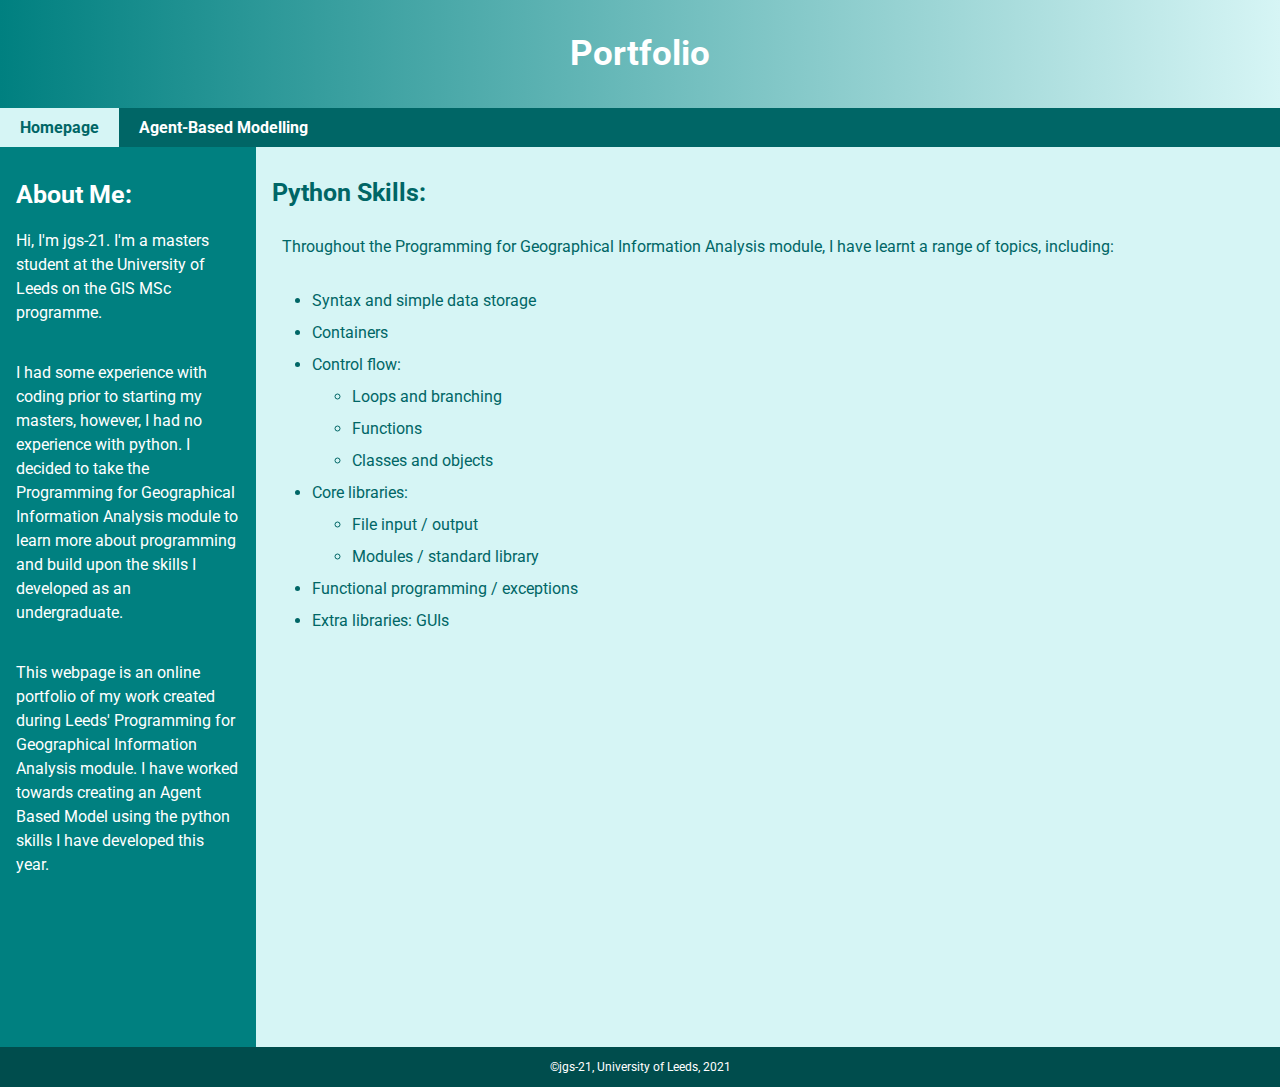
<file: index.html>
<!DOCTYPE html>

<html lang="en">

<head>
	<!--Link css style file-->
	<link rel="stylesheet" media="all" href="style.css" type="text/css"/>
	
	<!--Define the character set to be UTF-8 -->
	<meta charset="UTF-8">
	<!--Make the website work on all devices and screen resolutions -->
	<meta name="viewport" content="width=device-width, initial-scale=1">
	
	<!--Webpage title-->
	<title>Portfolio</title>
</head>


<body>
	
	<!--Start of navigation bar-->
	<div class="header">
		<h1>Portfolio</h1>
	</div>
	
	<!--Create navigation bar container-->
	<div class="navbar">
		<a class="active" href="index.html">Homepage</a> <!--active class is changed for each file so that the button is highlighted when on the corresponding page-->
		<a href="abm.html">Agent-Based Modelling</a>
	</div>
	<!--End of navigation bar-->
	
	<!--Create the content for the webpage-->
	<div class="container">
		<div class="left-box">
			<h1>About Me:</h1>
			<p>Hi, I'm jgs-21. I'm a masters student at the University of Leeds on the GIS MSc programme.</p>
			<p>I had some experience with coding prior to starting my masters, however, I had no experience with python. I decided to take the Programming for Geographical Information Analysis module to learn more about programming and build upon the skills I developed as an undergraduate.</p>
			<p>This webpage is an online portfolio of my work created during Leeds' Programming for Geographical Information Analysis module. I have worked towards creating an Agent Based Model using the python skills I have developed this year.</p>
		</div>
		
		
		<div class="right-box">
			<h1>Python Skills:</h1>
			<div class="content"><p>Throughout the Programming for Geographical Information Analysis module, I have learnt a range of topics, including:</p>
			<ul>
				<li>Syntax and simple data storage</li>
				<li>Containers</li>
				<li>Control flow:
					<ul>
						<li>Loops and branching</li>
						<li>Functions</li>
						<li>Classes and objects</li>
					</ul>
				</li>
				<li>Core libraries:
					<ul>
						<li>File input / output</li>
						<li>Modules / standard library</li>
					</ul>
				</li>
				<li>Functional programming / exceptions</li>
				<li>Extra libraries: GUIs</li>
			</ul>
			</div>
		</div>
	</div>
	
	<!--Create a footer-->
	<div class="footer">
		<p>&copy;jgs-21, University of Leeds, 2021</p>	
	</div>

</body>
</file>
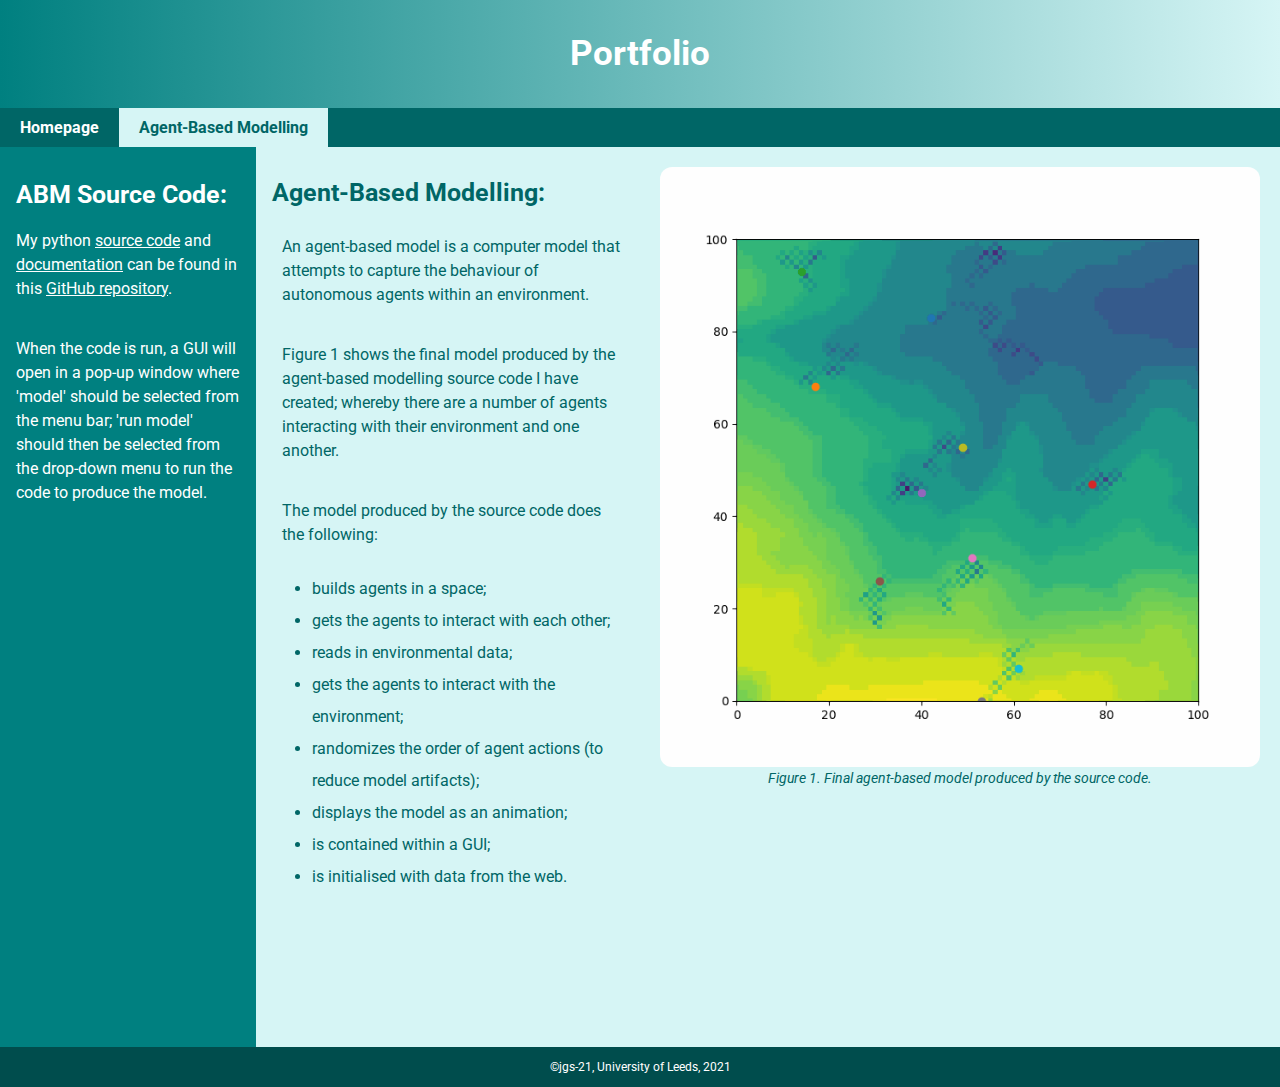
<file: abm.html>
<!DOCTYPE html>

<html lang="en">

<head>
	<!--Link to css style file-->
	<link rel="stylesheet" media="all" href="style.css" type="text/css"/>
	
	<!--Define the character set to be UTF-8 -->
	<meta charset="UTF-8">
	<!--Make the website work on all devices and screen resolutions -->
	<meta name="viewport" content="width=device-width, initial-scale=1">
	
	<!--Webpage title-->
	<title>Portfolio</title>
</head>


<body>
	
	<!--Start of navigation bar-->
	<div class="header">
		<h1>Portfolio</h1>
	</div>
	
	<!--Create navigation bar container-->
	<div class="navbar">
		<a href="index.html">Homepage</a> <!--active class is changed for each file so that the button is highlighted when on the corresponding page-->
		<a class="active" href="abm.html">Agent-Based Modelling</a>
	</div>
	<!--End of navigation bar-->
	
	<!--Create the content for the webpage-->
	<div class="container">
		<div class="left-box">
			<h1>ABM Source Code:</h1>
			<p>My python <a href="https://github.com/jgs-21/jgs-21-portfolio/tree/main/source_code" target="_blank">source code</a> and <a href="https://github.com/jgs-21/jgs-21-portfolio/tree/main/documentation" target="_blank">documentation</a> can be found in this <a href="https://github.com/jgs-21/jgs-21-portfolio" target="_blank">GitHub repository</a>.</p>
			<p>When the code is run, a GUI will open in a pop-up window where 'model' should be selected from the menu bar; 'run model' should then be selected from the drop-down menu to run the code to produce the model.</p>
		</div>
		
		
		<div class="right-box">
			<figure>
				<img class="text-wrap" src="abm.gif" alt="logo" width="600" height="600"/>
				<figcaption>Figure 1. Final agent-based model produced by the source code.</figcaption>
			</figure>
			<h1>Agent-Based Modelling:</h1>
			<div class="content"><p>An agent-based model is a computer model that attempts to capture the behaviour of autonomous agents within an environment.</p>
			<p>Figure 1 shows the final model produced by the agent-based modelling source code I have created; whereby there are a number of agents interacting with their environment and one another.</p>
			<p>The model produced by the source code does the following:</p>
			<ul>
				<li>builds agents in a space;</li>
				<li>gets the agents to interact with each other;</li>
				<li>reads in environmental data;</li>
				<li>gets the agents to interact with the environment;</li>
				<li>randomizes the order of agent actions (to reduce model artifacts);</li>
				<li>displays the model as an animation;</li>
				<li>is contained within a GUI;</li>
				<li>is initialised with data from the web.</li>
			</ul>
			</div>
		</div>
	</div>
	
	<!--Create a footer-->
	<div class="footer">
		<p>&copy;jgs-21, University of Leeds, 2021</p>
	</div>

</body>
</file>
<file: style.css>
/* Webpage Styling */

/* W3Schools website(https://www.w3schools.com/howto/howto_make_a_website.asp) was used to help style the webpage */

@import url('https://fonts.googleapis.com/css2?family=Roboto&display=swap');

html { 
	height: 100%;
}

body { 
	height: 100%;
	width: 100%;
	margin: 0;
}

/* NAVIGATION BAR STYLING */

/* Style the header box */
.header {
	padding: 10px;
	background-image: linear-gradient(to right, rgb(0, 128, 128) , rgb(214, 245, 245));
}

/* Style the header text */
.header h1 {
	font-family: 'Roboto', sans-serif;
	font-size: 35px;
	color: white;
	text-align: center;
	font-weight: bold;
}

/* Style the navigation bar background-image: linear-gradient(to right, rgb(0, 128, 128) , rgb(214, 245, 245)); */
.navbar {
	overflow: hidden;
	background-color: #006666;
}

/* Style the navigation bar links */
.navbar a {
	float: left; /*  Float to get block elements to stay side-by-side */
	display: block; /* Change the display to block so that padding, margins, height, and width etc. can be specified */
	font-size: 16px;
    font-family: 'Roboto', sans-serif;
	color: white;
	text-align: center;
	font-weight: bold;
	padding: 10px 20px;
	text-decoration: none; /* Remove the link underline */
}

/* Change color on hover/mouse-over */
.navbar a:hover {
	background-color: rgb(214, 245, 245);
	color: #006666;
}

/* Add a color to the active/current link */
.navbar a.active {
	background-color: rgb(214, 245, 245);
	color:  #006666;
}

/* Right-aligned section inside the navigation bar */
.navbar-right {
	float: right; /* Float right to position the buttons on the right of the navigation bar */
}

/* NAVIGATION BAR STYLING -- END */


/* Ensure proper sizing */
* {
	box-sizing: border-box;
}

/* Flex box container */
.container {
	display: flex; /* Use the Flexbox Layout module to design a flexible responsive layout structure */
	flex-direction: row;
	min-height: 100vh;
}

/* Left box */
.left-box {
	flex: 20%; /* Set the width of the text box */
	background-color: rgb(0, 128, 128);
	border-style: solid;
	border-color: rgb(0, 128, 128);
	border-width: 1px;
	padding: 5px;
}

.left-box h1 {
	margin-bottom: 0em;
	font-family: 'Roboto', sans-serif;
	font-size: 25px;
	text-align: left;
	color: white;
	padding: 10px;
}

.left-box p {
	margin-top: 0em;
	font-family: 'Roboto', sans-serif;
	font-size:16px;
	text-align: left;
	padding: 10px;
	color: white;
	line-height: 150%;
}

.left-box a:link {
  color: white;
}

/* visited link */
.left-box a:visited {
  color: rgb(128, 255, 255);
}

/* mouse over link */
.left-box a:hover {
  color: rgb(128, 255, 255);
}

/* Right box */
.right-box {
	flex: 80%; /* Set the width */
	background-color: rgb(214, 245, 245);
	border-style: solid;
	border-color: rgb(214, 245, 245);
	border-width: 1px;
	padding: 5px;
}

.right-box h1 {
	margin-bottom: 0em;
	font-family: 'Roboto', sans-serif;
	font-size: 25px;
	line-height: 25px;
	text-align: left;
	color: rgb(0, 102, 102);
	padding: 10px;
}

.right-box p {
	margin-top: 0em;
	font-family: 'Roboto', sans-serif;
	font-size:16px;
	text-align: left;
	padding: 10px;
	color: rgb(0, 102, 102);
	flex: 1;
    display: flex;
    overflow: auto;
	line-height: 150%;
}

.content {
	margin-top: 0em;
	font-family: 'Roboto', sans-serif;
	font-size:16px;
	text-align: left;
	padding: 10px;
	color: rgb(0, 102, 102);
    overflow: auto;
	line-height: 200%;
}

.right-box figure {
	float: right;
	text-align: center;
	font-family: 'Roboto', sans-serif;
	color: rgb(0, 102, 102);
	font-size: 14px;
	font-style: italic;
	text-indent: 0;
	margin: 0.5em;
	padding: 0.5em;
}

#text-wrap {
	float: right;
	margin: 10px;
}

.right-box img {
	border-radius: 12px;
}

.footer {
	font-family: 'Roboto', sans-serif;
	font-size:12px;
	text-align: center; /* Center text*/
	color: white;
	background-color: rgb(0, 77, 77); /* Grey background */
	padding: 1px;
}


/* Set some responsive properties so that the webpage alters depending on screen size */

/* Responsive layout - when the screen is less than 700px wide, make the two boxes stack on top of each other instead of next to each other */
@media screen and (max-width: 700px) {
  .window {
    flex-direction: column;
  }
}

/* Responsive layout - when the screen is less than 400px wide, make the navigation links stack on top of each other instead of next to each other */
@media screen and (max-width: 400px) {
  .navbar a {
    float: none;
    width: 100%;
  }
}
</file>
